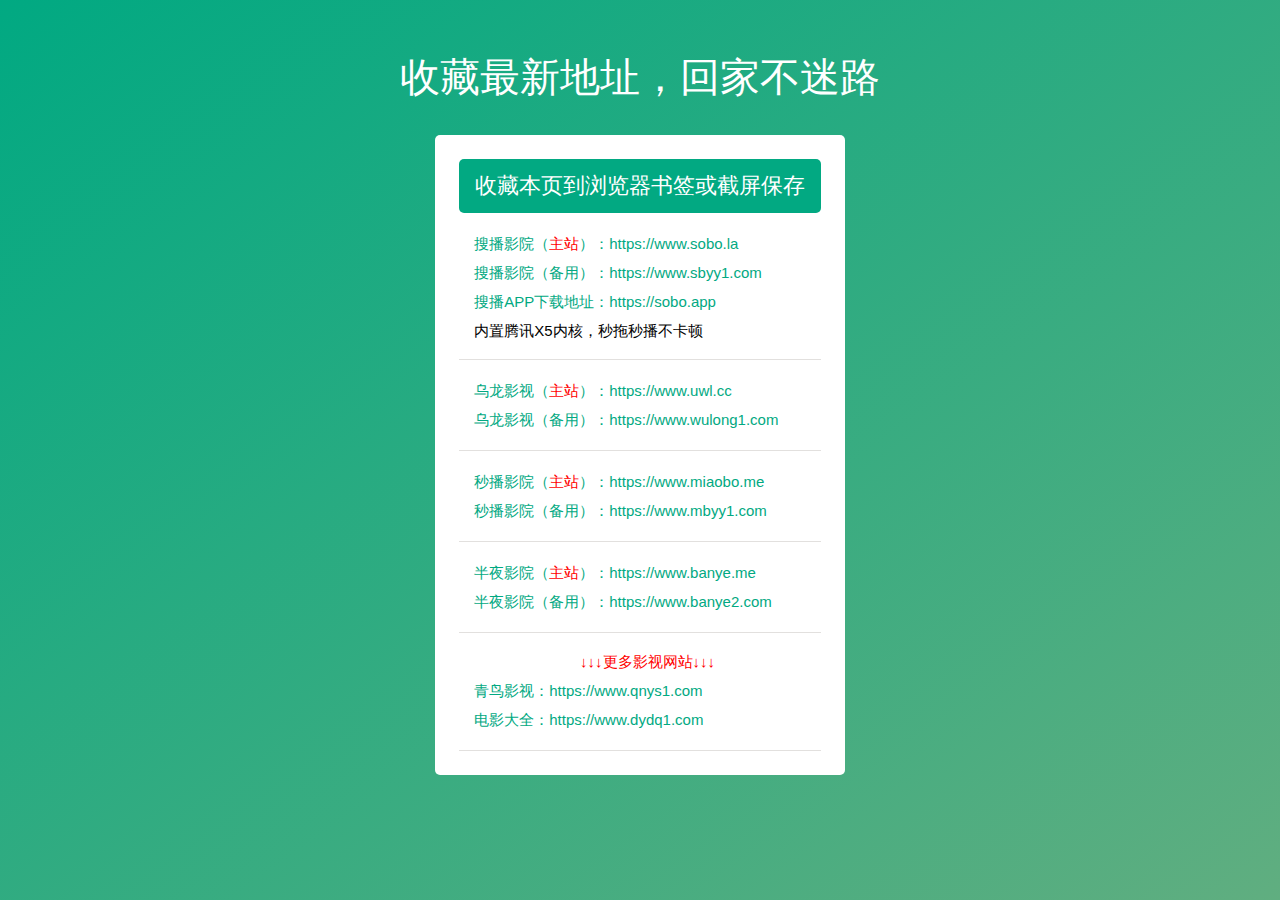
<file: dizhi/index.html>
<!DOCTYPE html>
<html>
<head>
    <meta charset="utf-8">
	<meta name="robots" content="none">
    <meta name="Author" content="Noah">
    <meta name="Keywords" content="搜播影院最新地址,搜播影院官方网站,乌龙影视最新地址,乌龙影视官方网站">
    <meta name="Description" content="搜播影院最新地址,搜播影院官方网站,乌龙影视最新地址,乌龙影视官方网站">
    <meta name="viewport" content="width=device-width, initial-scale=1, shrink-to-fit=no">
	<link rel="shortcut icon" href="https://tva3.sinaimg.cn/large/008lTToely1h8omyuew5hj30e80e8wgr.jpg" type="image/x-icon">
    <title>最新地址发布页，收藏我回家不迷路！</title>
    <style>@font-face{font-family:iconfont;src:url(//at.alicdn.com/t/font_1706200_3sgw4esvyq9.eot?t=1584846914425);src:url(//at.alicdn.com/t/font_1706200_3sgw4esvyq9.eot?t=1584846914425#iefix) format('embedded-opentype'),url('[data-uri]') format('woff2'),url(//at.alicdn.com/t/font_1706200_3sgw4esvyq9.woff?t=1584846914425) format('woff'),url(//at.alicdn.com/t/font_1706200_3sgw4esvyq9.ttf?t=1584846914425) format('truetype'),url(//at.alicdn.com/t/font_1706200_3sgw4esvyq9.svg?t=1584846914425#iconfont) format('svg')}.iconfont{font-family:iconfont!important;font-size:16px;font-style:normal;-webkit-font-smoothing:antialiased;-moz-osx-font-smoothing:grayscale}.icon-querenzhengque:before{content:"\e600"}.icon-tishi:before{content:"\e640"}.icon-cuowu:before{content:"\e602"}.icon-jinggao:before{content:"\e62b"}*{box-sizing:border-box;margin:0;padding:0;font-weight:300}body,body ::-webkit-input-placeholder{font-family:Source Sans Pro,sans-serif;color:#fff;font-weight:300}body :-moz-placeholder,body ::-moz-placeholder{font-family:Source Sans Pro,sans-serif;color:#fff;opacity:1;font-weight:300}body :-ms-input-placeholder{font-family:Source Sans Pro,sans-serif;color:#fff;font-weight:300}a{text-decoration:none}.wrapper{background: #01a982; background: linear-gradient(to bottom right,#01a982 0,#60ae80 100%); overflow: hidden;}.bg-bubbles,.wrapper{position:absolute;left:0;width:100%;height:100%;min-height:100%;}.bg-bubbles{top:0;z-index:1}.bg-bubbles li{position:absolute;list-style:none;display:block;width:40px;height:40px;background-color:hsla(0,0%,100%,.15);bottom:-160px;animation:square 25s infinite;transition-timing-function:linear}.bg-bubbles li:nth-child(1){left:10%}.bg-bubbles li:nth-child(2){left:20%;width:80px;height:80px;animation-delay:2s;animation-duration:17s}.bg-bubbles li:nth-child(3){left:25%;animation-delay:4s}.bg-bubbles li:nth-child(4){left:40%;width:60px;height:60px;animation-duration:22s;background-color:hsla(0,0%,100%,.25)}.bg-bubbles li:nth-child(5){left:70%}.bg-bubbles li:nth-child(6){left:80%;width:120px;height:120px;animation-delay:3s;background-color:hsla(0,0%,100%,.2)}.bg-bubbles li:nth-child(7){left:32%;width:160px;height:160px;animation-delay:7s}.bg-bubbles li:nth-child(8){left:55%;width:20px;height:20px;animation-delay:15s;animation-duration:40s}.bg-bubbles li:nth-child(9){left:25%;width:10px;height:10px;animation-delay:2s;animation-duration:40s;background-color:hsla(0,0%,100%,.3)}.bg-bubbles li:nth-child(10){left:90%;width:160px;height:160px;animation-delay:11s}@keyframes square{0%{transform:translatey(0)}to{transform:translatey(-700px) rotate(600deg)}}@media (max-width:500px){.container h1{font-size:60px}form button,form input{width:500px}}.main{padding:50px 0;z-index:999;position:relative}.main h1{font-size:40px;text-align:center;color:#fff;margin-bottom:30px;text-transform:uppercase}.content{margin:0 auto;width:28%;background:#fff;border-radius:5px}p.footer{font-size:16px;text-align:center;color:#fff;font-weight:500;margin-top:30px}p.footer a{color:#55acee}p.footer a:hover{color:#000;transition:.5s all;-webkit-transition:.5s all;-moz-transition:.5s all;-o-transition:.5s all;-ms-transition:.5s all}.content-top h2{font-size:22px;color:#fff;text-align:center;background:#02a982;padding:12px 0;border-radius:5px}.content-top p{text-align:center;font-size:16px;color:#000;margin-top:15px}.content-top ul li{display:block;font-size:15px;color:#000;line-height:1.8em;padding:1em 0 1em 1em;border-bottom:1px solid #e2e0de}.content-top ul li a{color:#000;font-weight:400}.content-top ul li a i{color:#02a982;font-style:normal;display:block;margin:2px 0}.content-top ul li span{display:block;color:#999}.content-top{padding:1.5em}.content-top p a{color:#55acee;margin-left:5px}@media (max-width:1366px){.content{width:31%}}@media (max-width:1280px){.content{width:32%}}@media (max-width:1080px){.content{width:38%}.main h1{font-size:36px}.content-top h2{font-size:20px;padding:10px 0}.content-top p,.content-top ul li,p.footer{font-size:14px}}@media (max-width:800px){.main h1{font-size:34px}.content{width:46%}}@media (max-width:768px){.main{padding:90px 0}.main h1{margin-bottom:55px}p.footer{margin-top:75px}}@media (max-width:736px){.main{padding:70px 0}.main h1{margin-bottom:45px}.content{width:53%}p.footer{margin-top:50px}}@media (max-width:667px){.main h1{font-size:32px;margin-bottom:35px}.main{padding:60px 0}.content{width:57%}.content-top h2{font-size:18px}}@media (max-width:600px){.main h1{font-size:30px}.content-top{padding:1em}.content{width:62%}}@media (max-width:568px){.content{width:68%}}@media (max-width:480px){.content{width:78%}.main h1{font-size:28px}p.footer{margin-top:42px}}@media (max-width:414px){.content-top h2{font-size:16px}.content{width:85%}.main{padding:50px 0}p.footer{line-height:1.8em;margin:42px auto 0;width:85%}}@media (max-width:384px){.main h1{font-size:27px}.content,p.footer{width:90%}p.footer{margin:32px auto 0}}@media (max-width:375px){.main h1{font-size:26px;margin-bottom:25px}.main{padding:45px 0}.content,p.footer{width:92%}.content-top h2{padding:8px 0}}@media (max-width:320px){.main h1{font-size:24px;margin-bottom:30px}.content-top ul li{padding:1em 0 1em 1em;background-size:13%!important}.content-top{padding:1.2em}.content-top p,.content-top ul li,p.footer{font-size:13px}.content,p.footer{width:90%}}@media(max-width:500px){.bg-bubbles, .wrapper{height:auto;}}</style>
</head>
<body >
    <div id="all">
        <div class="wrapper">
            <div class="main">
				<h1>收藏最新地址，回家不迷路</h1>
				<div class="content">
					<div class="content-top">				
							<!--h2>电脑按 Ctrl+D 收藏本页到浏览器收藏夹</h2><br-->
							<h2>收藏本页到浏览器书签或截屏保存</h2>
							<ul>
								<li>
									<a href="https://m.sobo.la/" target="_blank"><i>搜播影院（<font color="#FF0000">主站</font>）：https://www.sobo.la</i></a>
									<a href="https://m.sbyy1.com/" target="_blank"><i>搜播影院（备用）：https://www.sbyy1.com</i></a>
									<a href="https://sobo.app/" target="_blank"><i>搜播APP下载地址：https://sobo.app</i></a>
									内置腾讯X5内核，秒拖秒播不卡顿
								<span></span></li>
								<li>
									<a href="https://www.uwl.cc/" target="_blank"><i>乌龙影视（<font color="#FF0000">主站</font>）：https://www.uwl.cc</i></a>
									<a href="https://www.wulong1.com/" target="_blank"><i>乌龙影视（备用）：https://www.wulong1.com</i></a>
								<span></span></li>
								<li>
									<a href="https://www.miaobo.me/" target="_blank"><i>秒播影院（<font color="#FF0000">主站</font>）：https://www.miaobo.me</i></a>
									<a href="https://www.mbyy1.com/" target="_blank"><i>秒播影院（备用）：https://www.mbyy1.com</i></a>
								<span></span></li>								
								<li>
									<a href="https://www.banye.me/" target="_blank"><i>半夜影院（<font color="#FF0000">主站</font>）：https://www.banye.me</i></a>
									<a href="https://www.banye2.com/" target="_blank"><i>半夜影院（备用）：https://www.banye2.com</i></a>
								<span></span></li>
								<li>
								    <span style="text-align:center; color:#F00">↓↓↓更多影视网站↓↓↓</span>
									<a href="https://m.qnys1.com/" target="_blank"><i>青鸟影视：https://www.qnys1.com</i></a>
									<a href="https://www.dydq1.com/" target="_blank"><i>电影大全：https://www.dydq1.com</i></a>									
								<span></span></li>								
							</ul>

							
					</div>
				</div>
			</div>	
            <ul class="bg-bubbles">
                <li></li>
                <li></li>
                <li></li>
                <li></li>
                <li></li>
                <li></li>
                <li></li>
                <li></li>
                <li></li>
                <li></li>
            </ul>
        </div>
    </div>
<script>
var _hmt = _hmt || [];
(function() {
  var hm = document.createElement("script");
  hm.src = "https://hm.baidu.com/hm.js?b2ac16b4bcaaae85fdd785c4b2c8aed2";
  var s = document.getElementsByTagName("script")[0]; 
  s.parentNode.insertBefore(hm, s);
})();
</script>
</body>
</html>
</file>
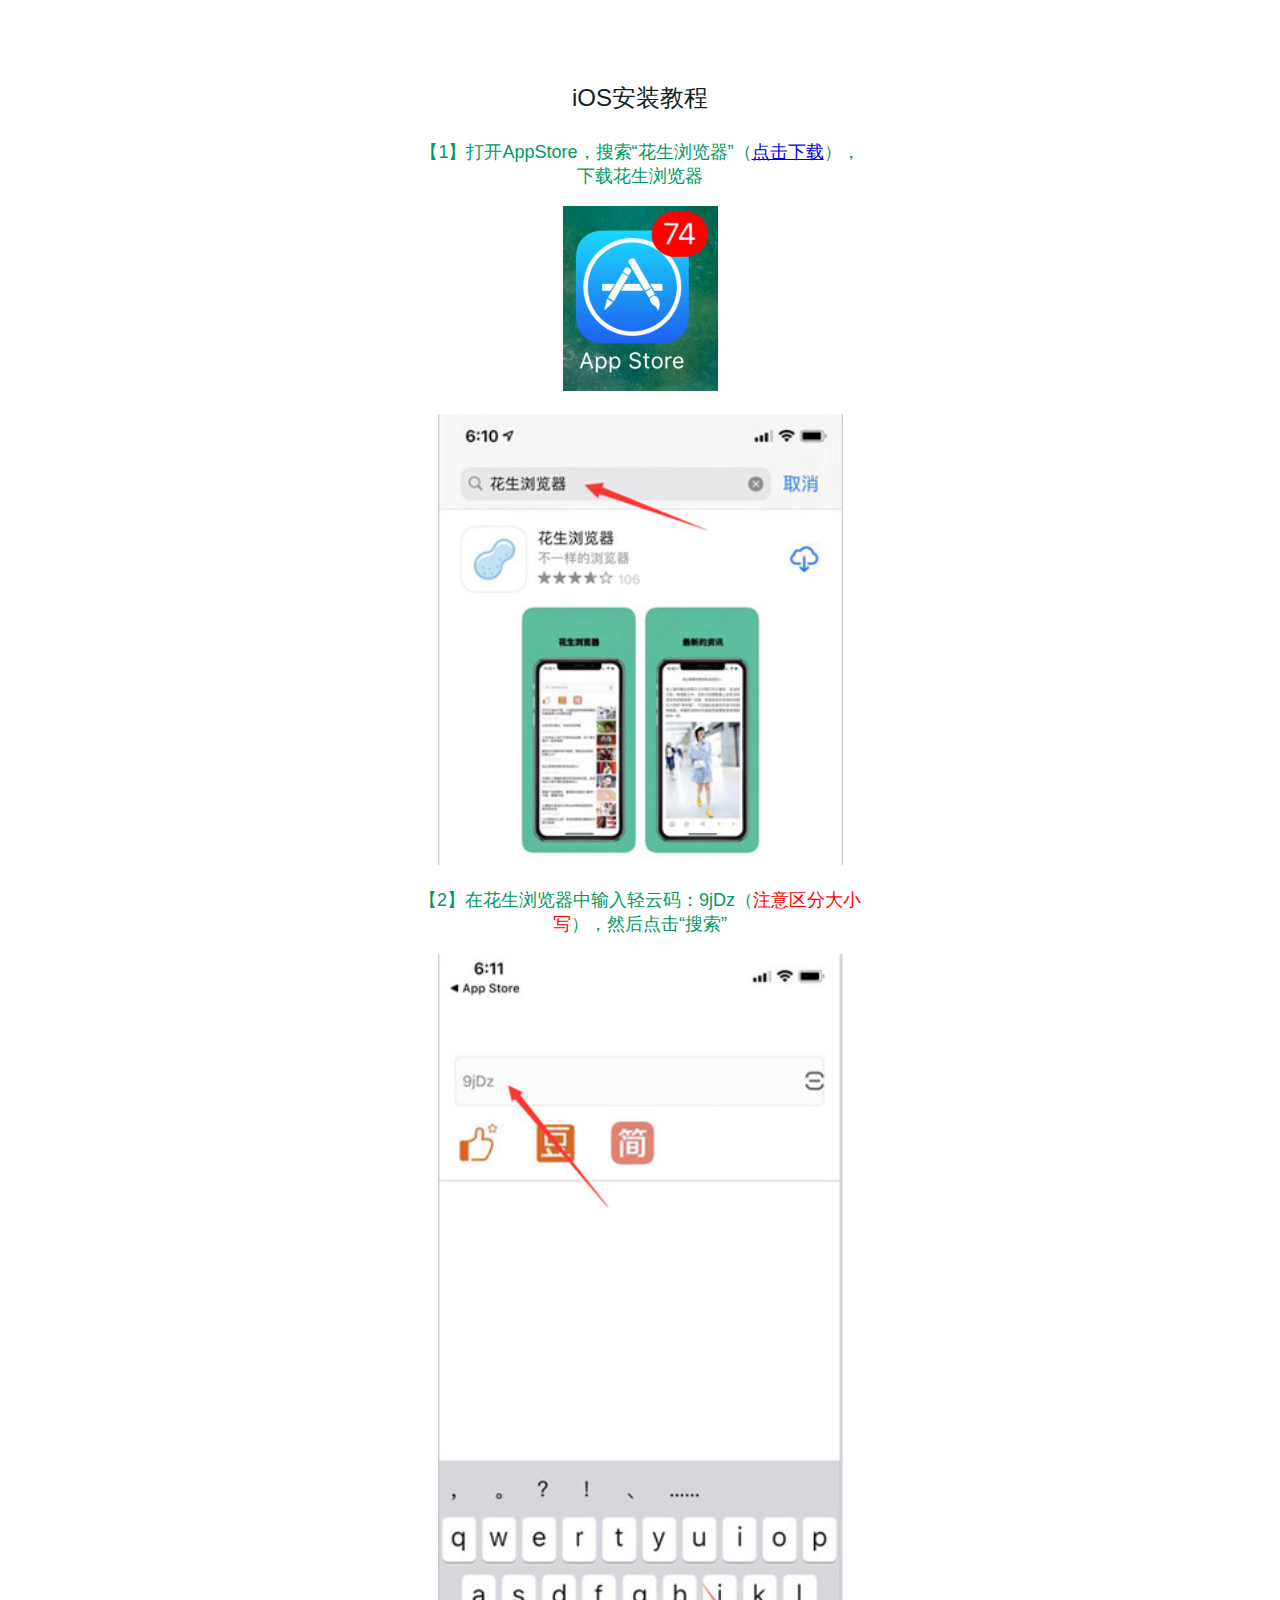
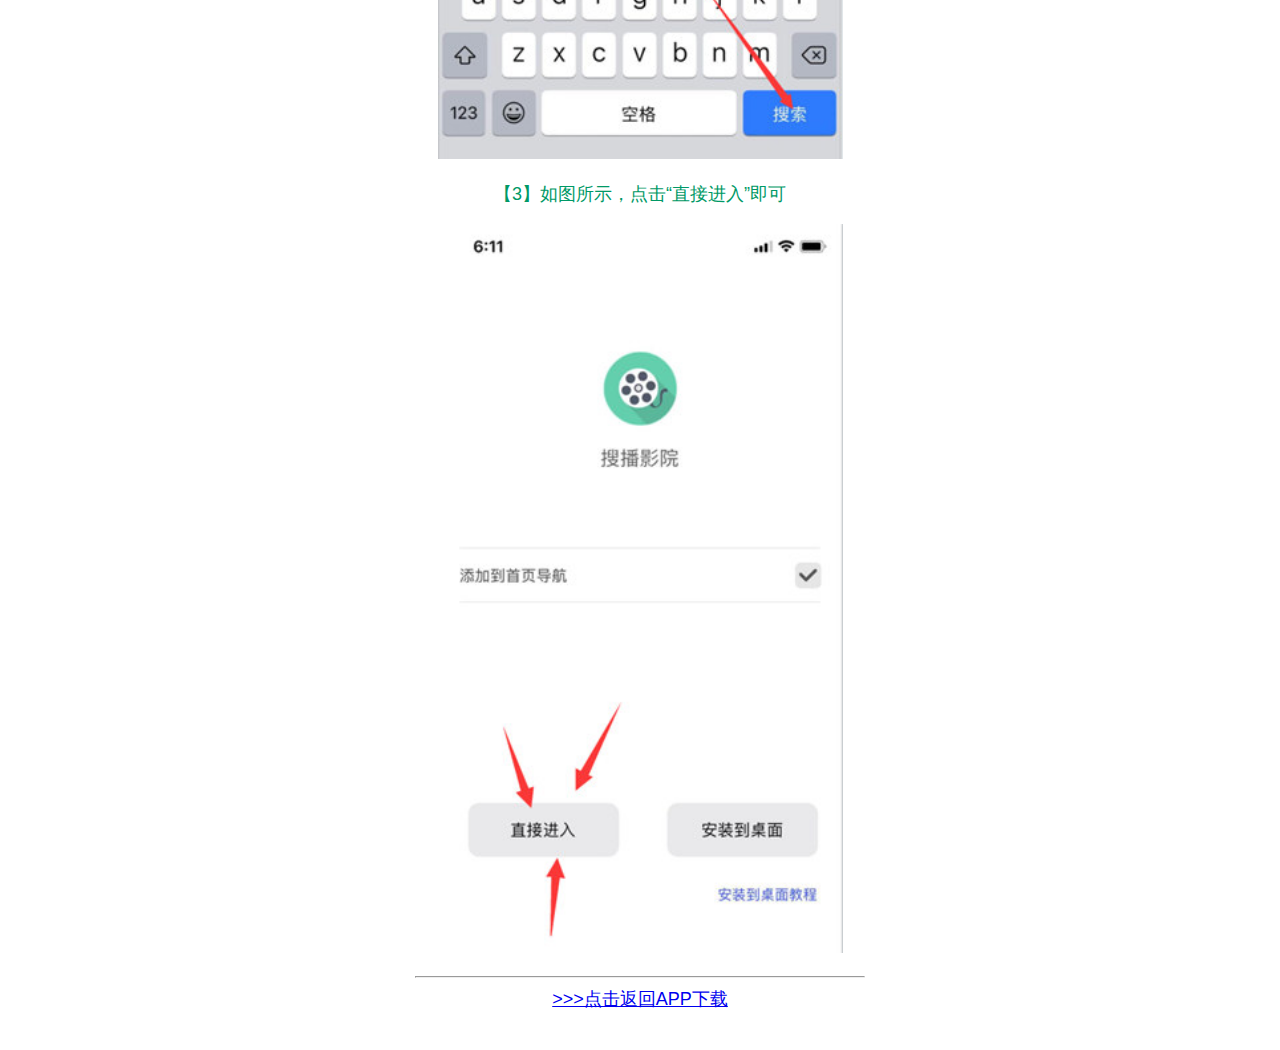
<file: ios2.html>
<!DOCTYPE html>
<html>
<head>
<meta http-equiv="Content-Type" content="text/html; charset=utf-8">
<meta name="viewport" content="width=device-width, initial-scale=1.0, minimum-scale=1.0, maximum-scale=1.0, user-scalable=no">
<meta content="IE=edge" http-equiv="X-UA-Compatible">
<meta name="keywords" content="搜播影院APP苹果设备使用教程，搜播客户端iphine使用教程,ios10未受信任的企业级开发者解决方法,ios9未受信任的企业级开发者">
<meta name="description" content="搜播影院APP苹果设备使用教程，搜播客户端iphine使用教程,ios10未受信任的企业级开发者解决方法,ios9未受信任的企业级开发者">
<title>搜播影院APP苹果设备安装使用教程 - 搜播</title>
<link rel="stylesheet" href="/style/download.css?date=6.9">
</head>
<body>
<div class="container">
<div class="name">
<p></p>
<span>iOS安装教程</span>
</div>
<div class="img">&nbsp;</div>
<div align="center" style=" color:#009966; font-size:large">
<span>【1】打开AppStore，搜索“花生浏览器”（<a href="https://apps.apple.com/cn/app/id1465226077">点击下载</a>），下载花生浏览器</span>
<p><img src="/img/1.jpg" ></p>
<p><img src="/img/hs1.jpg" width="90%"></p>
<span>【2】在花生浏览器中输入轻云码：9jDz（<span style="color:#FF0000">注意区分大小写</span>），然后点击“搜索”</span>
<p><img src="/img/hs2.jpg" width="90%"></p>
<span>【3】如图所示，点击“直接进入”即可</span>
<p><img src="/img/hs3.jpg" width="90%"></p>
<p><hr><a href="/">>>>点击返回APP下载</a></p>
<div class="img">&nbsp;</div>
</div>

</div>
<script>
var _hmt = _hmt || [];
(function() {
  var hm = document.createElement("script");
  hm.src = "https://hm.baidu.com/hm.js?2a3d6bacf29a71a32910a3d95fa3bf75";
  var s = document.getElementsByTagName("script")[0]; 
  s.parentNode.insertBefore(hm, s);
})();
</script>
</html>
</file>
<file: style/download.css>
body{background-color:#fff;font-size:14px;font-family:system,-apple-system,"Helvetica Neue","Microsoft Yahei","Hiragino Sans GB",sans-serif;margin:0;padding:0}.w182,.container .button,.name,.logo{width:182px;margin:0 auto}.container{max-width:450px;margin:0 auto;background:url("https://tva2.sinaimg.cn/large/008lTToely1h8oml8n99sj30ku0xomym.jpg") no-repeat;background-size:100% 100%;}.container .button{display:block;width:240px;height:48px;margin-bottom:22px;text-align:center;line-height:48px;border-radius:4px;color:#fff;background-color:#0eb294;text-decoration:blink;position:relative;font-size:18px;margin-top:18px;padding-left:23px;}.container .button img{position:absolute;width:30px;right:10px;top:9px}.container .android{line-height:48px;}.container .android span{display:block;position:absolute;top:18px;left:65px;font-size:12px;font-weight:normal}.container .ios{background-color:#fff;color:#0eb294;line-height:38px;border:1px solid #0eb294;width:180px;padding:0;height:38px;font-size:16px;}.container .ios span{display:block;position:absolute;top:18px;left:65px;font-size:12px;font-weight:normal}.container .apple{background-color:#9c9c9c;font-size:18px;cursor:default}.container .icon{display:inline-block;width:24px;height:24px;position:absolute;left:62px;top:11px}.container .icon-android{background:url("android.png") no-repeat;background-size:100% 100%}.container .icon-ios{background:url("iphone-icons.png") 50% 50% no-repeat;background-size:cover}.title{height:50px;color:#333;text-align:center;line-height:50px;background:#f0f4f5;font-size:16px}.name{height:124px;text-align:center;overflow:hidden;color:#112220;padding-top:0px;}.name p{height:74px;font-size:52px;margin:0;background:url("https://tva3.sinaimg.cn/large/008lTToely1h8omnj0wzoj307y0260ta.jpg") no-repeat 0 19px;background-size:100%}.name span{color:#112220;font-size:24px;vertical-align:bottom;display:inline-block;margin-top:8px}.logo{width:196px;margin-top:26px;height:178px;text-align:center;overflow:hidden;}.logo .img{width:100px;height:100px;background:url("ma.png") no-repeat;background-size:100% 100%;margin:auto;display:block}.logo span{color:#9c9c9c;font-size:16px;vertical-align:bottom;margin-top:18px;display:block}.acnya{height:210px;background:url("../../images/app/ac.png") 50% 50% no-repeat;width:182px;margin:0 auto}.stamp{text-align:center;height:30px;margin-top:60px;margin-bottom:20px;display:block;text-decoration:none;}.stamp .img{width:20px;height:20px;background:url("icons.png") no-repeat;background-size:100% 100%;display:inline-block}.stamp span{color:#909699;font-size:16px;margin-left:10px}@media screen and (min-width:400px){.mt{margin-top:100px}}@media screen and (min-width:320px){.mt{margin-top:10px}}.tip{width:169px;height:44px;background:#e61728;border-radius:8px;position:absolute;top:33px;right:15px;padding:15px 15px 15px 30px;color:#fff;font-size:16px;z-index:3;display:none;}.tip .img{height:90px;width:80px;position:absolute;background:url("../../images/app/ac3.png") no-repeat;background-size:100% 100%;top:-15px;left:-42px}.tip i{height:20px;width:31px;position:absolute;background:url("../../images/app/db.png") no-repeat;background-size:100% 100%;top:-11px;right:17px}.mask{position:absolute;top:0;bottom:0;left:0;right:0;background:#333;opacity:.5;display:none}
</file>
